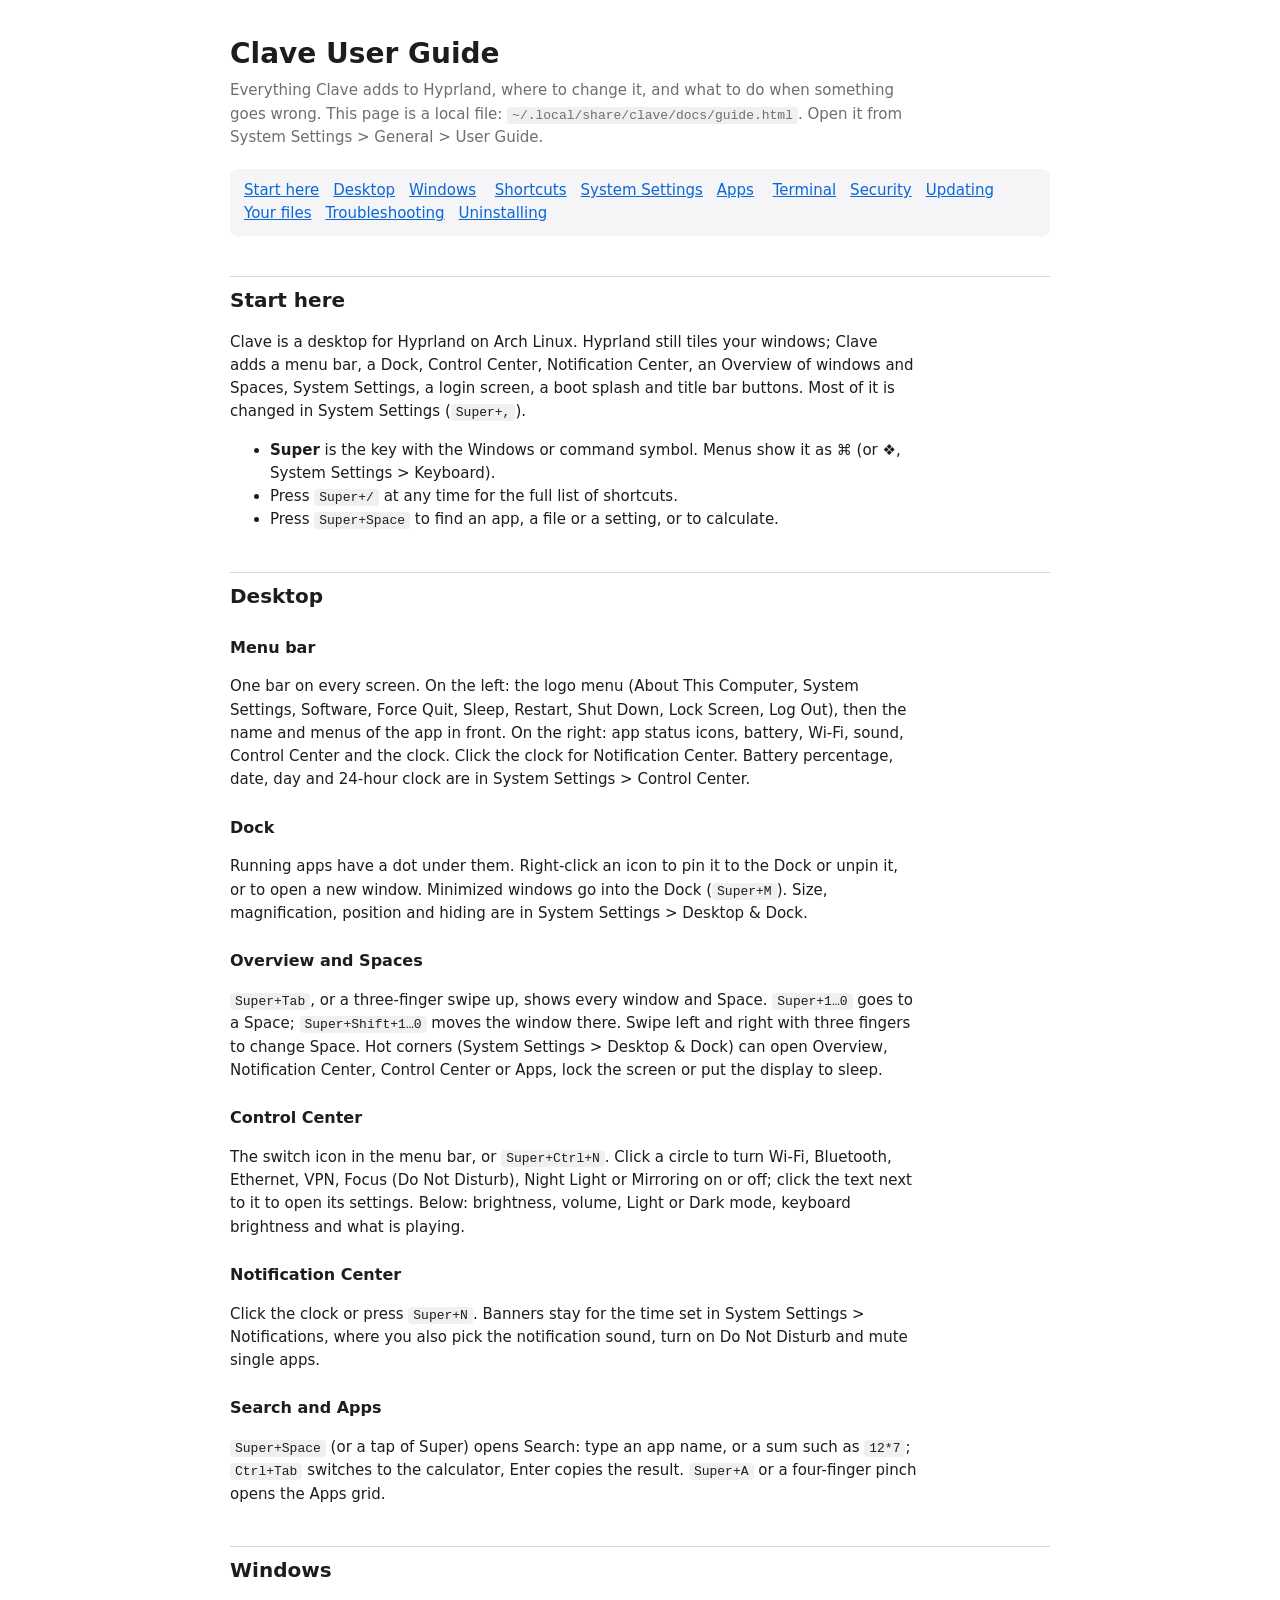
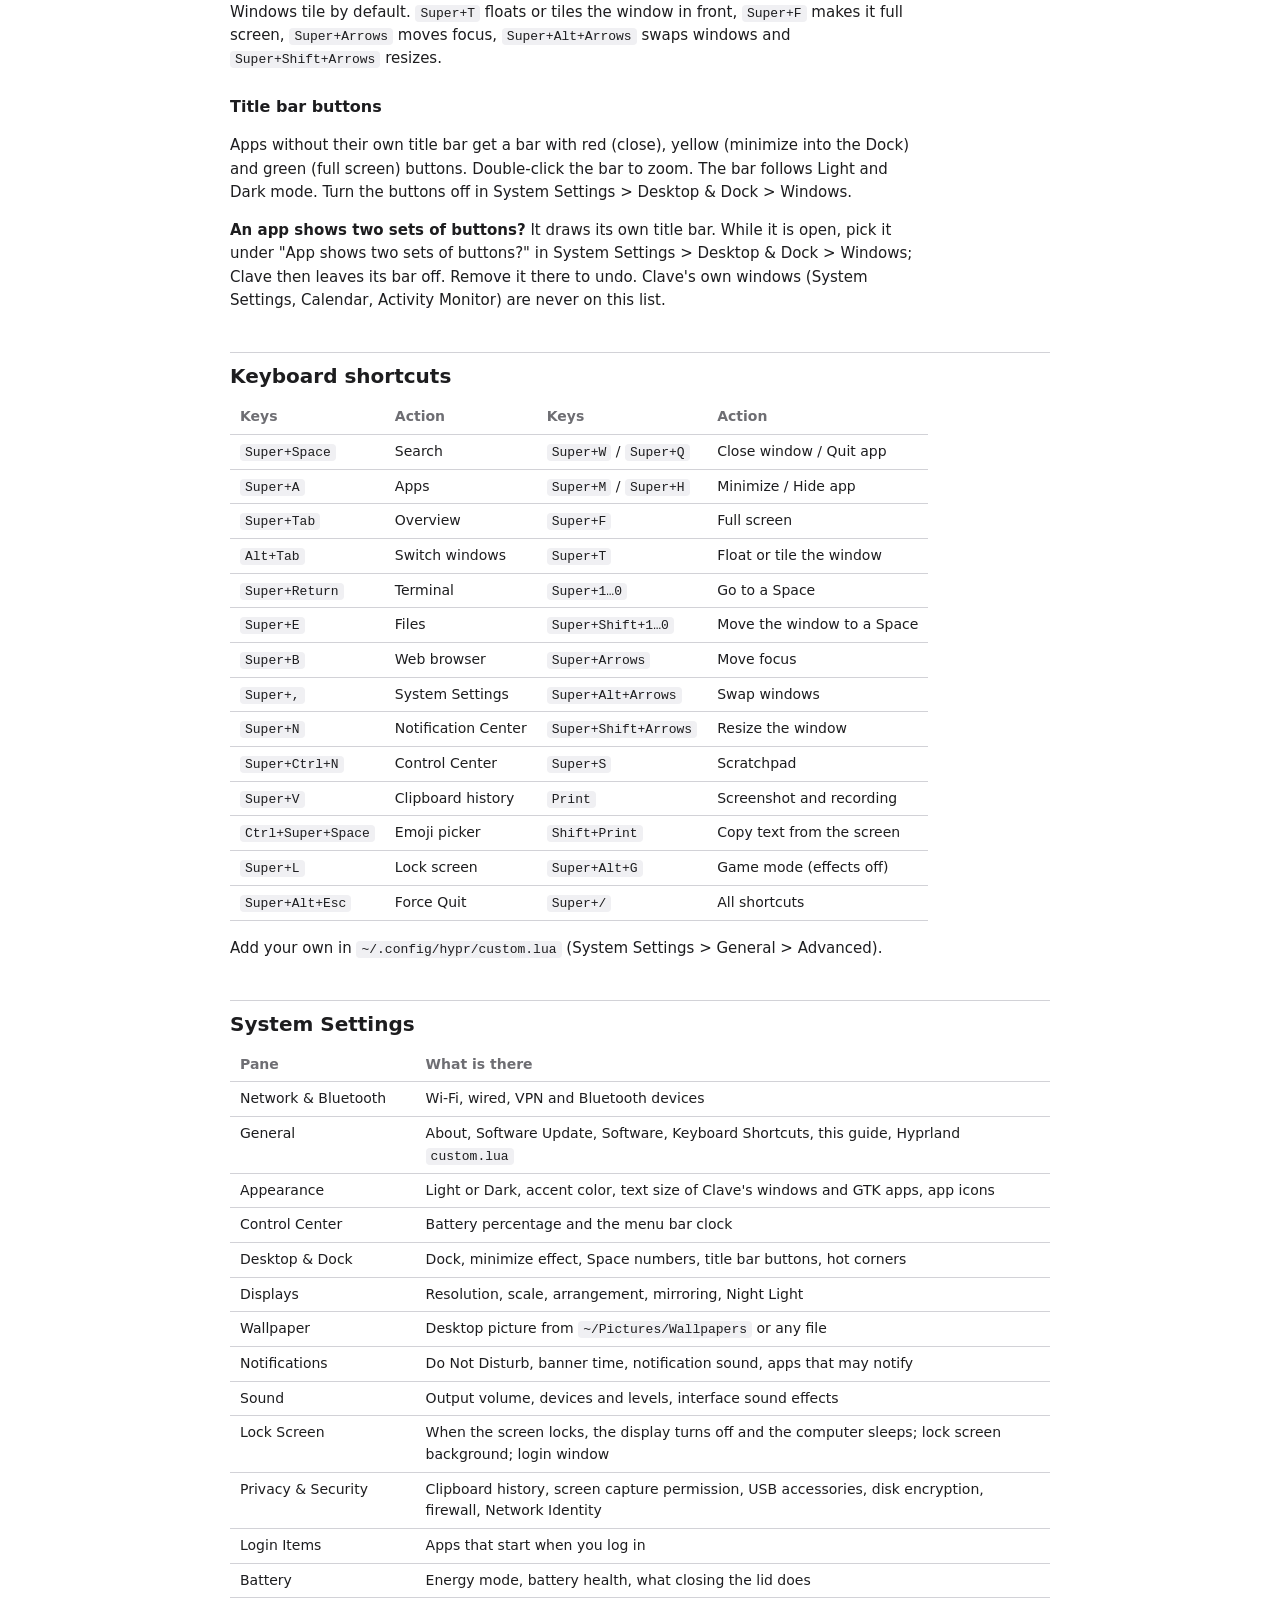
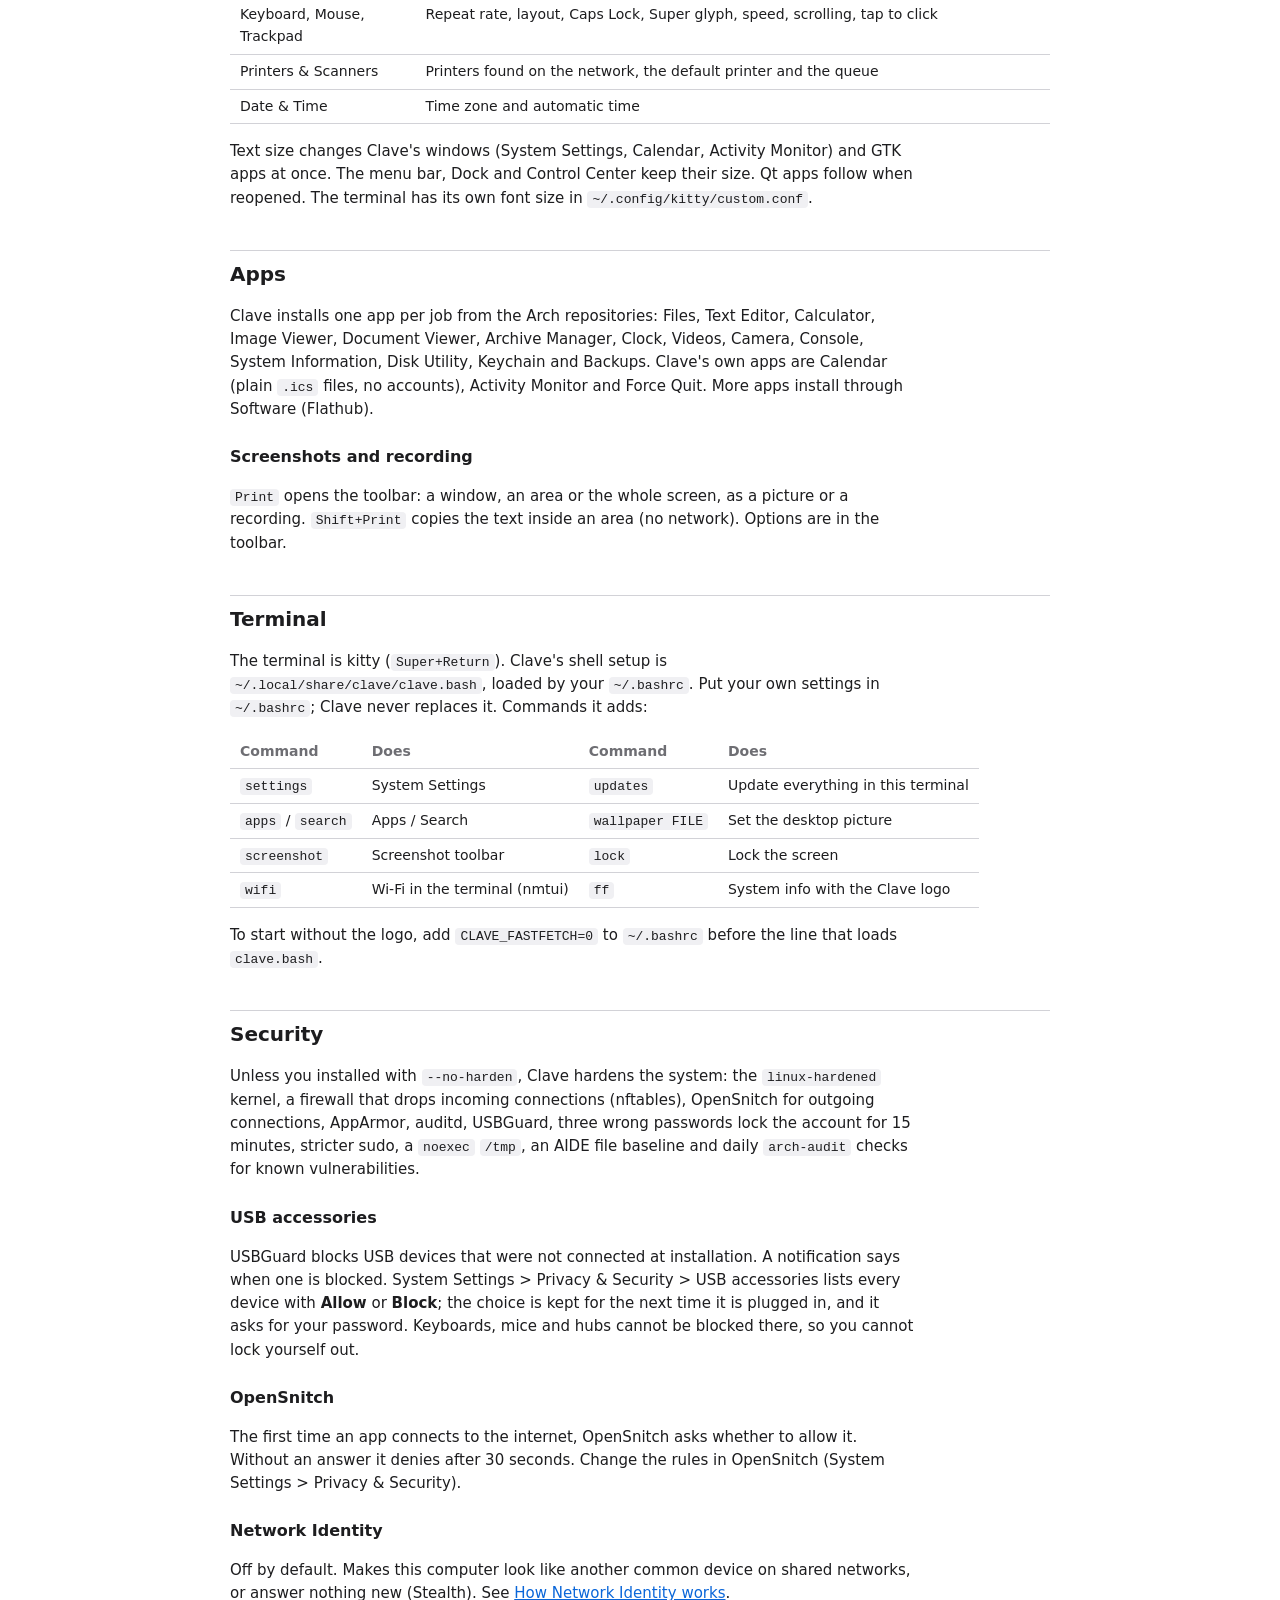
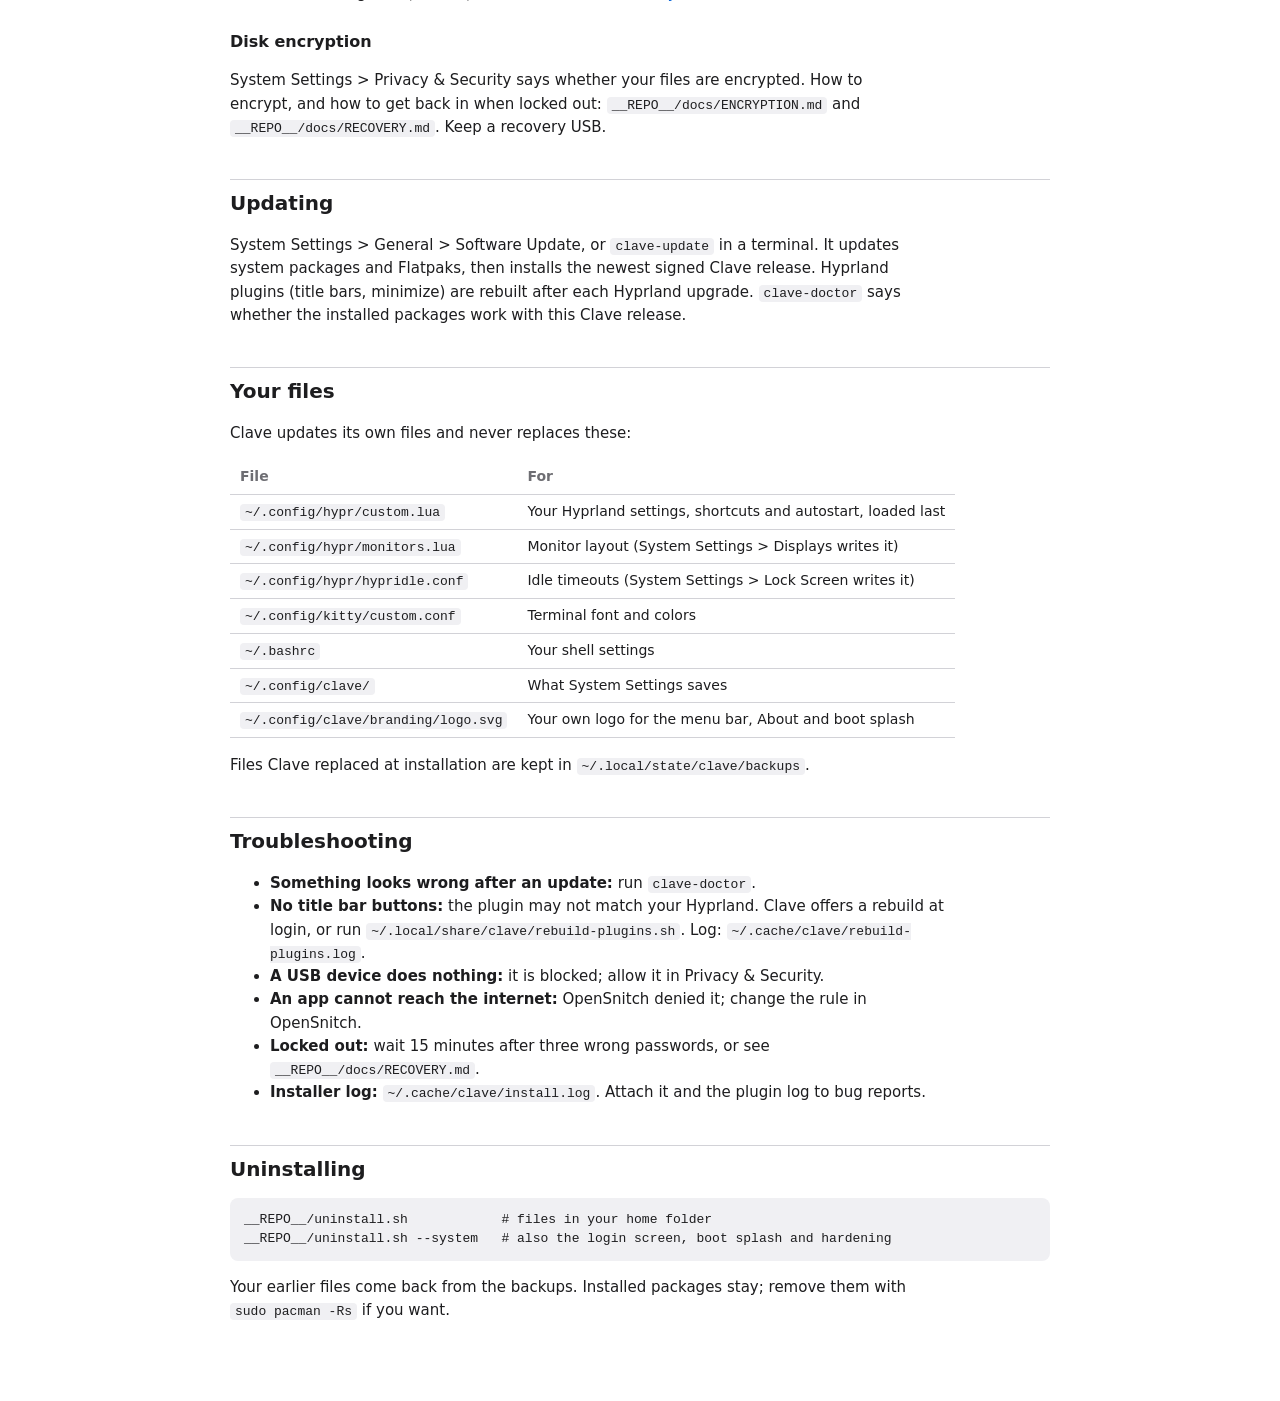
<file: home/.local/share/clave/docs/guide.html>
<!doctype html>
<html lang="en">
<head>
<meta charset="utf-8">
<meta name="viewport" content="width=device-width, initial-scale=1">
<title>Clave User Guide</title>
<!-- Clave user guide (DOC-1). Local file, no network. Opened from System Settings > General. -->
<style>
  :root { --bg: #ffffff; --fg: #1d1d1f; --muted: #6e6e73; --line: #d2d2d7; --card: #f5f5f7; --accent: #0a66d9; --code: #f0f0f3; }
  @media (prefers-color-scheme: dark) {
    :root { --bg: #1c1c1e; --fg: #f5f5f7; --muted: #a1a1a6; --line: #3a3a3c; --card: #2c2c2e; --accent: #4da3ff; --code: #2c2c2e; }
  }
  * { box-sizing: border-box; }
  body { margin: 0; background: var(--bg); color: var(--fg); font: 15px/1.55 system-ui, sans-serif; }
  main { max-width: 860px; margin: 0 auto; padding: 32px 20px 64px; }
  h1 { font-size: 28px; margin: 0 0 4px; }
  h2 { font-size: 20px; margin: 40px 0 8px; padding-top: 8px; border-top: 1px solid var(--line); }
  h3 { font-size: 16px; margin: 24px 0 6px; }
  p, li { max-width: 72ch; }
  .lead { color: var(--muted); margin: 0 0 20px; }
  a { color: var(--accent); }
  code { font: 13px/1.4 ui-monospace, monospace; background: var(--code); padding: 1px 5px; border-radius: 4px; }
  pre { background: var(--code); padding: 12px 14px; border-radius: 8px; overflow-x: auto; font: 13px/1.5 ui-monospace, monospace; }
  pre code { background: none; padding: 0; }
  table { border-collapse: collapse; width: 100%; margin: 8px 0 16px; font-size: 14px; display: block; overflow-x: auto; }
  th, td { text-align: left; padding: 6px 10px; border-bottom: 1px solid var(--line); vertical-align: top; }
  th { color: var(--muted); font-weight: 600; }
  .note { background: var(--card); border-radius: 8px; padding: 10px 14px; margin: 12px 0; }
  nav { background: var(--card); border-radius: 8px; padding: 10px 14px; margin: 16px 0 8px; }
  nav a { margin-right: 14px; display: inline-block; }
</style>
</head>
<body>
<main>
<h1>Clave User Guide</h1>
<p class="lead">Everything Clave adds to Hyprland, where to change it, and what to do when something goes wrong.
This page is a local file: <code>~/.local/share/clave/docs/guide.html</code>. Open it from System Settings &gt;
General &gt; User Guide.</p>

<nav>
  <a href="#start">Start here</a><a href="#desktop">Desktop</a><a href="#windows">Windows</a>
  <a href="#shortcuts">Shortcuts</a><a href="#settings">System Settings</a><a href="#apps">Apps</a>
  <a href="#terminal">Terminal</a><a href="#security">Security</a><a href="#update">Updating</a>
  <a href="#files">Your files</a><a href="#trouble">Troubleshooting</a><a href="#uninstall">Uninstalling</a>
</nav>

<h2 id="start">Start here</h2>
<p>Clave is a desktop for Hyprland on Arch Linux. Hyprland still tiles your windows; Clave adds a menu bar, a
Dock, Control Center, Notification Center, an Overview of windows and Spaces, System Settings, a login screen, a
boot splash and title bar buttons. Most of it is changed in System Settings (<code>Super+,</code>).</p>
<ul>
  <li><b>Super</b> is the key with the Windows or command symbol. Menus show it as ⌘ (or ❖, System Settings &gt;
    Keyboard).</li>
  <li>Press <code>Super+/</code> at any time for the full list of shortcuts.</li>
  <li>Press <code>Super+Space</code> to find an app, a file or a setting, or to calculate.</li>
</ul>

<h2 id="desktop">Desktop</h2>
<h3>Menu bar</h3>
<p>One bar on every screen. On the left: the logo menu (About This Computer, System Settings, Software, Force Quit,
Sleep, Restart, Shut Down, Lock Screen, Log Out), then the name and menus of the app in front. On the right: app status icons,
battery, Wi-Fi, sound, Control Center and the clock. Click the clock for Notification Center. Battery
percentage, date, day and 24-hour clock are in System Settings &gt; Control Center.</p>
<h3>Dock</h3>
<p>Running apps have a dot under them. Right-click an icon to pin it to the Dock or unpin it, or to open a new window. Minimized windows go into the Dock (<code>Super+M</code>). Size, magnification,
position and hiding are in System Settings &gt; Desktop &amp; Dock.</p>
<h3>Overview and Spaces</h3>
<p><code>Super+Tab</code>, or a three-finger swipe up, shows every window and Space. <code>Super+1…0</code> goes
to a Space; <code>Super+Shift+1…0</code> moves the window there. Swipe left and right with three fingers to
change Space. Hot corners (System Settings &gt; Desktop &amp; Dock) can open Overview, Notification Center,
Control Center or Apps, lock the screen or put the display to sleep.</p>
<h3>Control Center</h3>
<p>The switch icon in the menu bar, or <code>Super+Ctrl+N</code>. Click a circle to turn Wi-Fi, Bluetooth,
Ethernet, VPN, Focus (Do Not Disturb), Night Light or Mirroring on or off; click the text next to it to open its
settings. Below: brightness, volume, Light or Dark mode, keyboard brightness and what is playing.</p>
<h3>Notification Center</h3>
<p>Click the clock or press <code>Super+N</code>. Banners stay for the time set in System Settings &gt;
Notifications, where you also pick the notification sound, turn on Do Not Disturb and mute single apps.</p>
<h3>Search and Apps</h3>
<p><code>Super+Space</code> (or a tap of Super) opens Search: type an app name, or a sum such as
<code>12*7</code>; <code>Ctrl+Tab</code> switches to the calculator, Enter copies the result. <code>Super+A</code>
or a four-finger pinch opens the Apps grid.</p>

<h2 id="windows">Windows</h2>
<p>Windows tile by default. <code>Super+T</code> floats or tiles the window in front, <code>Super+F</code> makes
it full screen, <code>Super+Arrows</code> moves focus, <code>Super+Alt+Arrows</code> swaps windows and
<code>Super+Shift+Arrows</code> resizes.</p>
<h3>Title bar buttons</h3>
<p>Apps without their own title bar get a bar with red (close), yellow (minimize into the Dock) and green (full
screen) buttons. Double-click the bar to zoom. The bar follows Light and Dark mode. Turn the buttons off in System
Settings &gt; Desktop &amp; Dock &gt; Windows.</p>
<p><b>An app shows two sets of buttons?</b> It draws its own title bar. While it is open, pick it under
"App shows two sets of buttons?" in System Settings &gt; Desktop &amp; Dock &gt; Windows; Clave then leaves its
bar off. Remove it there to undo. Clave's own windows (System Settings, Calendar, Activity Monitor) are never on
this list.</p>

<h2 id="shortcuts">Keyboard shortcuts</h2>
<table>
  <tr><th>Keys</th><th>Action</th><th>Keys</th><th>Action</th></tr>
  <tr><td><code>Super+Space</code></td><td>Search</td><td><code>Super+W</code> / <code>Super+Q</code></td><td>Close window / Quit app</td></tr>
  <tr><td><code>Super+A</code></td><td>Apps</td><td><code>Super+M</code> / <code>Super+H</code></td><td>Minimize / Hide app</td></tr>
  <tr><td><code>Super+Tab</code></td><td>Overview</td><td><code>Super+F</code></td><td>Full screen</td></tr>
  <tr><td><code>Alt+Tab</code></td><td>Switch windows</td><td><code>Super+T</code></td><td>Float or tile the window</td></tr>
  <tr><td><code>Super+Return</code></td><td>Terminal</td><td><code>Super+1…0</code></td><td>Go to a Space</td></tr>
  <tr><td><code>Super+E</code></td><td>Files</td><td><code>Super+Shift+1…0</code></td><td>Move the window to a Space</td></tr>
  <tr><td><code>Super+B</code></td><td>Web browser</td><td><code>Super+Arrows</code></td><td>Move focus</td></tr>
  <tr><td><code>Super+,</code></td><td>System Settings</td><td><code>Super+Alt+Arrows</code></td><td>Swap windows</td></tr>
  <tr><td><code>Super+N</code></td><td>Notification Center</td><td><code>Super+Shift+Arrows</code></td><td>Resize the window</td></tr>
  <tr><td><code>Super+Ctrl+N</code></td><td>Control Center</td><td><code>Super+S</code></td><td>Scratchpad</td></tr>
  <tr><td><code>Super+V</code></td><td>Clipboard history</td><td><code>Print</code></td><td>Screenshot and recording</td></tr>
  <tr><td><code>Ctrl+Super+Space</code></td><td>Emoji picker</td><td><code>Shift+Print</code></td><td>Copy text from the screen</td></tr>
  <tr><td><code>Super+L</code></td><td>Lock screen</td><td><code>Super+Alt+G</code></td><td>Game mode (effects off)</td></tr>
  <tr><td><code>Super+Alt+Esc</code></td><td>Force Quit</td><td><code>Super+/</code></td><td>All shortcuts</td></tr>
</table>
<p>Add your own in <code>~/.config/hypr/custom.lua</code> (System Settings &gt; General &gt; Advanced).</p>

<h2 id="settings">System Settings</h2>
<table>
  <tr><th>Pane</th><th>What is there</th></tr>
  <tr><td>Network &amp; Bluetooth</td><td>Wi-Fi, wired, VPN and Bluetooth devices</td></tr>
  <tr><td>General</td><td>About, Software Update, Software, Keyboard Shortcuts, this guide, Hyprland <code>custom.lua</code></td></tr>
  <tr><td>Appearance</td><td>Light or Dark, accent color, text size of Clave's windows and GTK apps, app icons</td></tr>
  <tr><td>Control Center</td><td>Battery percentage and the menu bar clock</td></tr>
  <tr><td>Desktop &amp; Dock</td><td>Dock, minimize effect, Space numbers, title bar buttons, hot corners</td></tr>
  <tr><td>Displays</td><td>Resolution, scale, arrangement, mirroring, Night Light</td></tr>
  <tr><td>Wallpaper</td><td>Desktop picture from <code>~/Pictures/Wallpapers</code> or any file</td></tr>
  <tr><td>Notifications</td><td>Do Not Disturb, banner time, notification sound, apps that may notify</td></tr>
  <tr><td>Sound</td><td>Output volume, devices and levels, interface sound effects</td></tr>
  <tr><td>Lock Screen</td><td>When the screen locks, the display turns off and the computer sleeps; lock screen background; login window</td></tr>
  <tr><td>Privacy &amp; Security</td><td>Clipboard history, screen capture permission, USB accessories, disk encryption, firewall, Network Identity</td></tr>
  <tr><td>Login Items</td><td>Apps that start when you log in</td></tr>
  <tr><td>Battery</td><td>Energy mode, battery health, what closing the lid does</td></tr>
  <tr><td>Keyboard, Mouse, Trackpad</td><td>Repeat rate, layout, Caps Lock, Super glyph, speed, scrolling, tap to click</td></tr>
  <tr><td>Printers &amp; Scanners</td><td>Printers found on the network, the default printer and the queue</td></tr>
  <tr><td>Date &amp; Time</td><td>Time zone and automatic time</td></tr>
</table>
<p>Text size changes Clave's windows (System Settings, Calendar, Activity Monitor) and GTK apps at once. The menu
bar, Dock and Control Center keep their size. Qt apps follow when reopened. The terminal has its own font size
in <code>~/.config/kitty/custom.conf</code>.</p>

<h2 id="apps">Apps</h2>
<p>Clave installs one app per job from the Arch repositories: Files, Text Editor, Calculator, Image Viewer,
Document Viewer, Archive Manager, Clock, Videos, Camera, Console, System Information, Disk Utility, Keychain and
Backups. Clave's own apps are Calendar (plain <code>.ics</code> files, no accounts), Activity Monitor and Force
Quit. More apps install through Software (Flathub).</p>
<h3>Screenshots and recording</h3>
<p><code>Print</code> opens the toolbar: a window, an area or the whole screen, as a picture or a recording.
<code>Shift+Print</code> copies the text inside an area (no network). Options are in the toolbar.</p>

<h2 id="terminal">Terminal</h2>
<p>The terminal is kitty (<code>Super+Return</code>). Clave's shell setup is
<code>~/.local/share/clave/clave.bash</code>, loaded by your <code>~/.bashrc</code>. Put your own settings in
<code>~/.bashrc</code>; Clave never replaces it. Commands it adds:</p>
<table>
  <tr><th>Command</th><th>Does</th><th>Command</th><th>Does</th></tr>
  <tr><td><code>settings</code></td><td>System Settings</td><td><code>updates</code></td><td>Update everything in this terminal</td></tr>
  <tr><td><code>apps</code> / <code>search</code></td><td>Apps / Search</td><td><code>wallpaper FILE</code></td><td>Set the desktop picture</td></tr>
  <tr><td><code>screenshot</code></td><td>Screenshot toolbar</td><td><code>lock</code></td><td>Lock the screen</td></tr>
  <tr><td><code>wifi</code></td><td>Wi-Fi in the terminal (nmtui)</td><td><code>ff</code></td><td>System info with the Clave logo</td></tr>
</table>
<p>To start without the logo, add <code>CLAVE_FASTFETCH=0</code> to <code>~/.bashrc</code> before the line that
loads <code>clave.bash</code>.</p>

<h2 id="security">Security</h2>
<p>Unless you installed with <code>--no-harden</code>, Clave hardens the system: the <code>linux-hardened</code>
kernel, a firewall that drops incoming connections (nftables), OpenSnitch for outgoing connections, AppArmor,
auditd, USBGuard, three wrong passwords lock the account for 15 minutes, stricter sudo, a <code>noexec</code>
<code>/tmp</code>, an AIDE file baseline and daily <code>arch-audit</code> checks for known vulnerabilities.</p>
<h3>USB accessories</h3>
<p>USBGuard blocks USB devices that were not connected at installation. A notification says when one is blocked.
System Settings &gt; Privacy &amp; Security &gt; USB accessories lists every device with <b>Allow</b> or
<b>Block</b>; the choice is kept for the next time it is plugged in, and it asks for your password. Keyboards,
mice and hubs cannot be blocked there, so you cannot lock yourself out.</p>
<h3>OpenSnitch</h3>
<p>The first time an app connects to the internet, OpenSnitch asks whether to allow it. Without an answer it
denies after 30 seconds. Change the rules in OpenSnitch (System Settings &gt; Privacy &amp; Security).</p>
<h3>Network Identity</h3>
<p>Off by default. Makes this computer look like another common device on shared networks, or answer nothing new
(Stealth). See <a href="network-identity.html">How Network Identity works</a>.</p>
<h3>Disk encryption</h3>
<p>System Settings &gt; Privacy &amp; Security says whether your files are encrypted. How to encrypt, and how to
get back in when locked out: <code>__REPO__/docs/ENCRYPTION.md</code> and
<code>__REPO__/docs/RECOVERY.md</code>. Keep a recovery USB.</p>

<h2 id="update">Updating</h2>
<p>System Settings &gt; General &gt; Software Update, or <code>clave-update</code> in a terminal. It updates system
packages and Flatpaks, then installs the newest signed Clave release. Hyprland plugins (title bars, minimize) are
rebuilt after each Hyprland upgrade. <code>clave-doctor</code> says whether the installed packages work with this
Clave release.</p>

<h2 id="files">Your files</h2>
<p>Clave updates its own files and never replaces these:</p>
<table>
  <tr><th>File</th><th>For</th></tr>
  <tr><td><code>~/.config/hypr/custom.lua</code></td><td>Your Hyprland settings, shortcuts and autostart, loaded last</td></tr>
  <tr><td><code>~/.config/hypr/monitors.lua</code></td><td>Monitor layout (System Settings &gt; Displays writes it)</td></tr>
  <tr><td><code>~/.config/hypr/hypridle.conf</code></td><td>Idle timeouts (System Settings &gt; Lock Screen writes it)</td></tr>
  <tr><td><code>~/.config/kitty/custom.conf</code></td><td>Terminal font and colors</td></tr>
  <tr><td><code>~/.bashrc</code></td><td>Your shell settings</td></tr>
  <tr><td><code>~/.config/clave/</code></td><td>What System Settings saves</td></tr>
  <tr><td><code>~/.config/clave/branding/logo.svg</code></td><td>Your own logo for the menu bar, About and boot splash</td></tr>
</table>
<p>Files Clave replaced at installation are kept in <code>~/.local/state/clave/backups</code>.</p>

<h2 id="trouble">Troubleshooting</h2>
<ul>
  <li><b>Something looks wrong after an update:</b> run <code>clave-doctor</code>.</li>
  <li><b>No title bar buttons:</b> the plugin may not match your Hyprland. Clave offers a rebuild at login, or run
    <code>~/.local/share/clave/rebuild-plugins.sh</code>. Log: <code>~/.cache/clave/rebuild-plugins.log</code>.</li>
  <li><b>A USB device does nothing:</b> it is blocked; allow it in Privacy &amp; Security.</li>
  <li><b>An app cannot reach the internet:</b> OpenSnitch denied it; change the rule in OpenSnitch.</li>
  <li><b>Locked out:</b> wait 15 minutes after three wrong passwords, or see <code>__REPO__/docs/RECOVERY.md</code>.</li>
  <li><b>Installer log:</b> <code>~/.cache/clave/install.log</code>. Attach it and the plugin log to bug reports.</li>
</ul>

<h2 id="uninstall">Uninstalling</h2>
<pre><code>__REPO__/uninstall.sh            # files in your home folder
__REPO__/uninstall.sh --system   # also the login screen, boot splash and hardening</code></pre>
<p>Your earlier files come back from the backups. Installed packages stay; remove them with
<code>sudo pacman -Rs</code> if you want.</p>
</main>
</body>
</html>
</file>
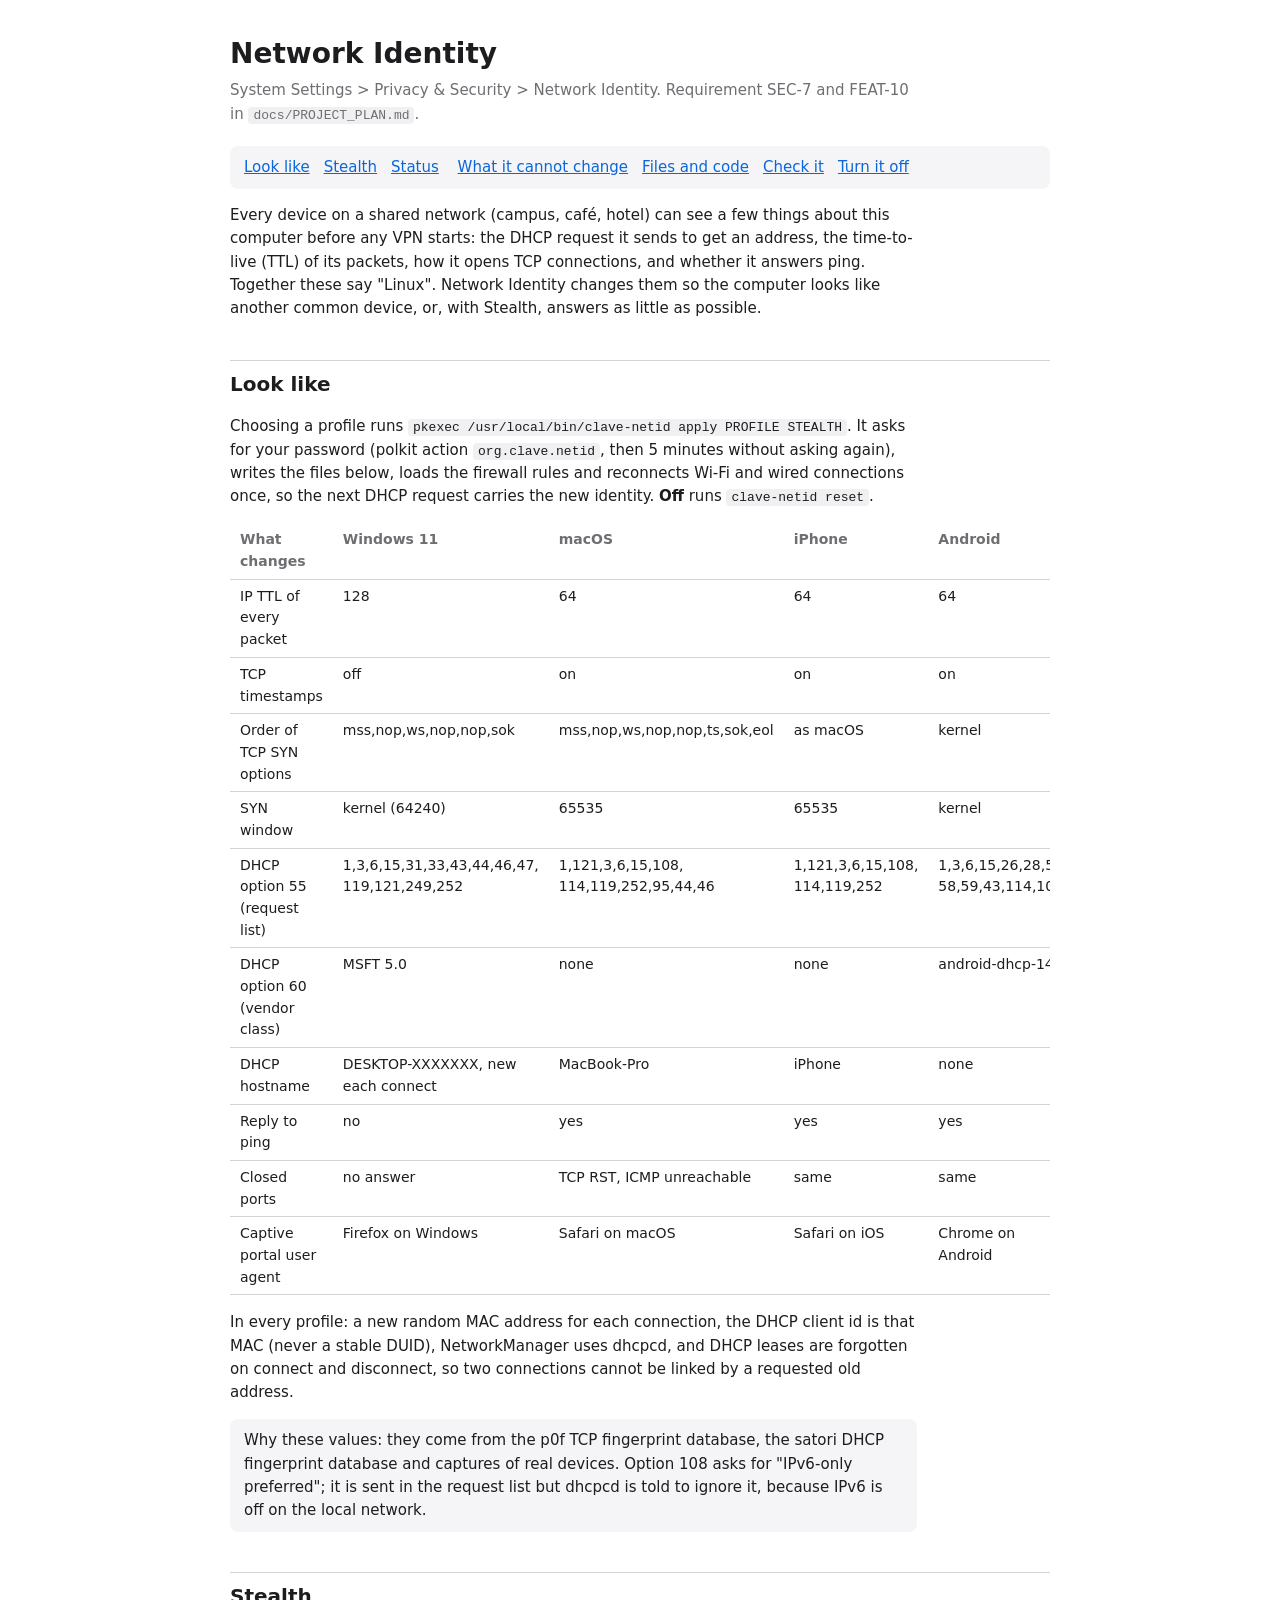
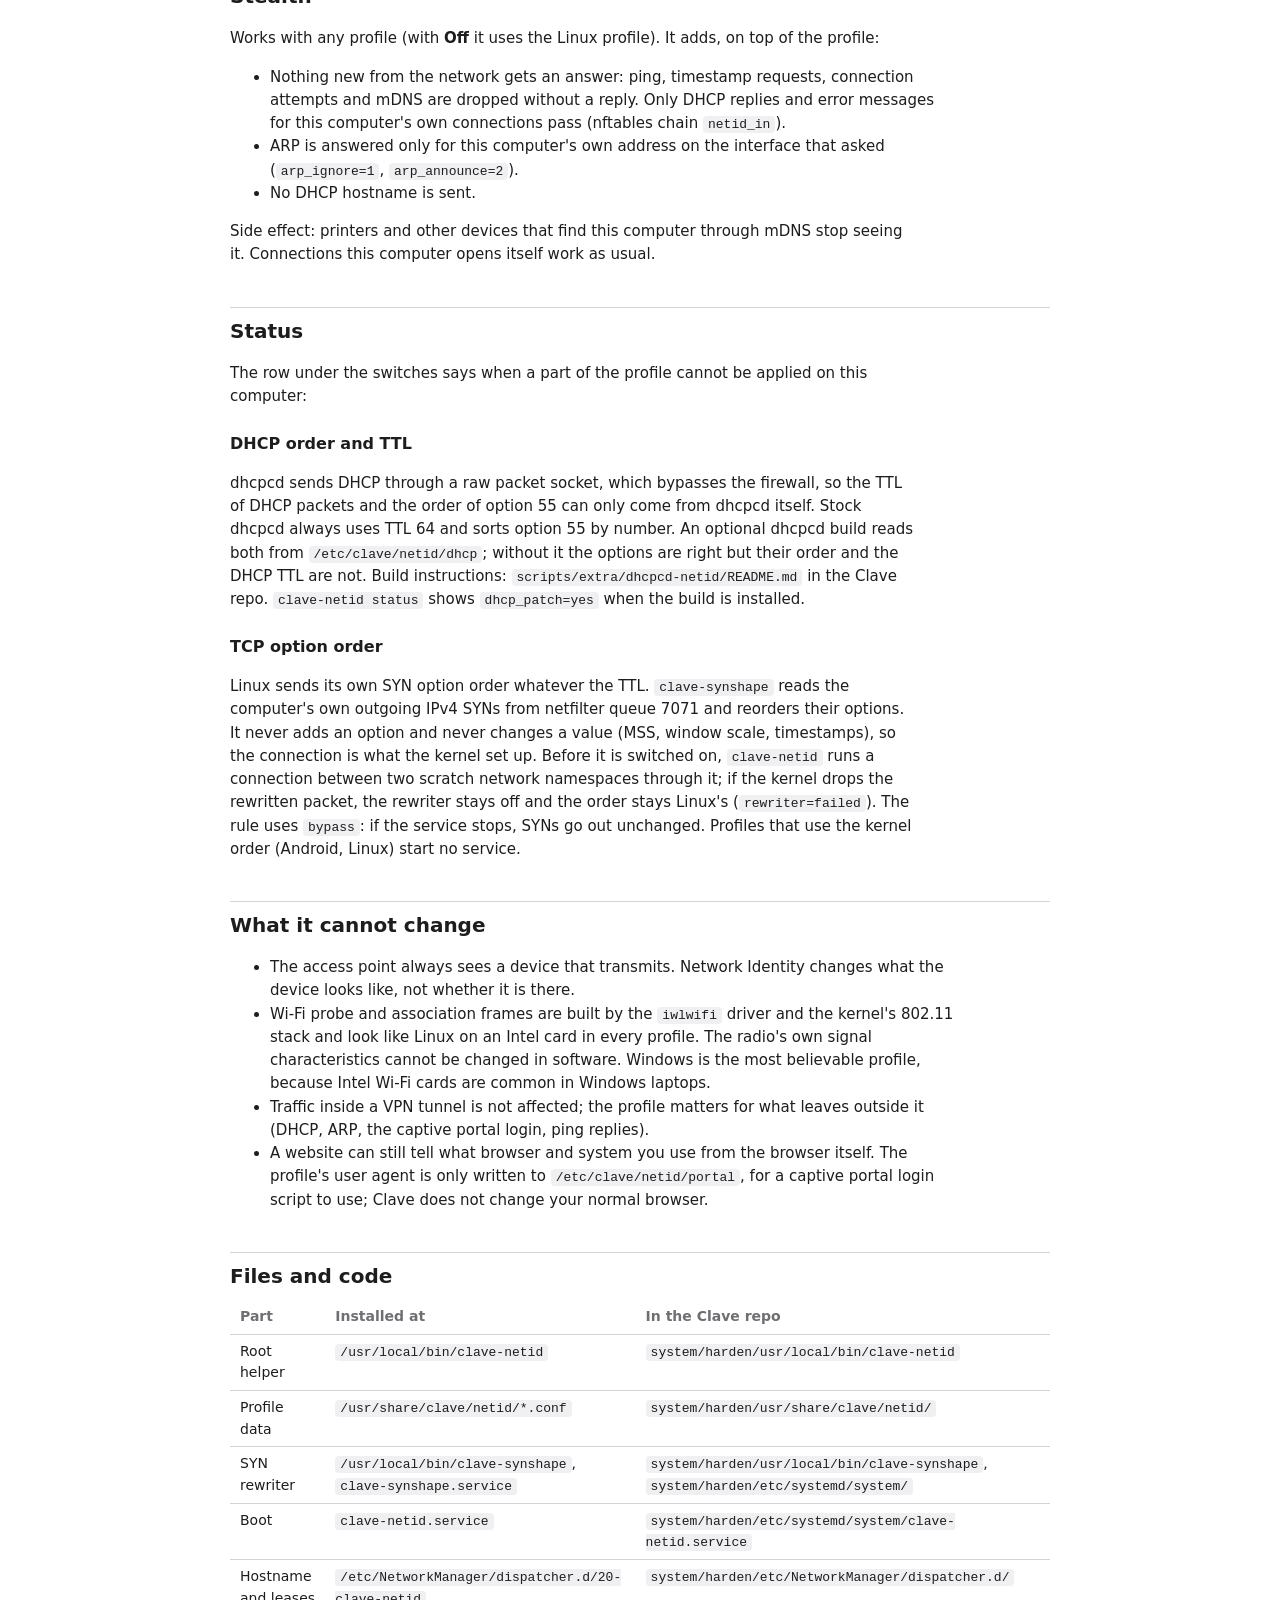
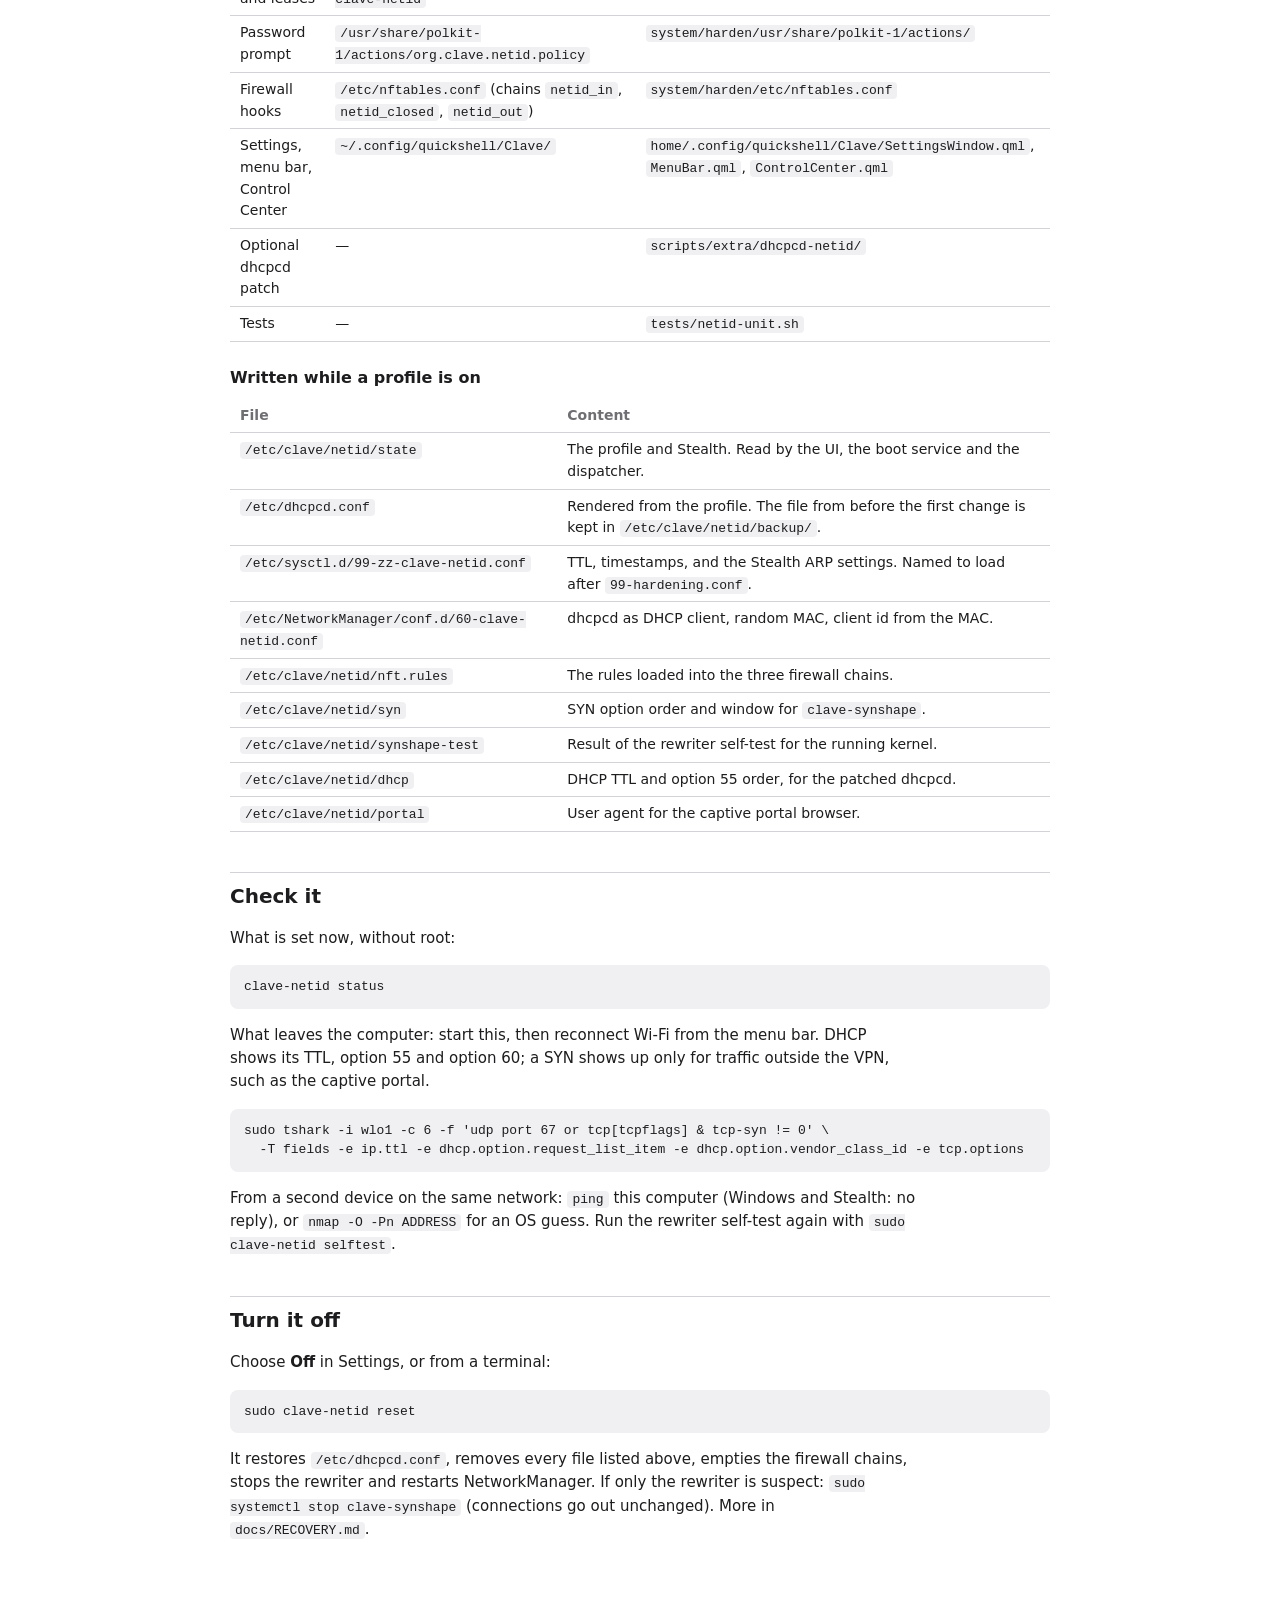
<file: home/.local/share/clave/docs/network-identity.html>
<!doctype html>
<html lang="en">
<head>
<meta charset="utf-8">
<meta name="viewport" content="width=device-width, initial-scale=1">
<title>Network Identity</title>
<!-- Clave help page for Network Identity (SEC-7). Local file, no network. -->
<style>
  :root { --bg: #ffffff; --fg: #1d1d1f; --muted: #6e6e73; --line: #d2d2d7; --card: #f5f5f7; --accent: #0a66d9; --code: #f0f0f3; }
  @media (prefers-color-scheme: dark) {
    :root { --bg: #1c1c1e; --fg: #f5f5f7; --muted: #a1a1a6; --line: #3a3a3c; --card: #2c2c2e; --accent: #4da3ff; --code: #2c2c2e; }
  }
  * { box-sizing: border-box; }
  body { margin: 0; background: var(--bg); color: var(--fg); font: 15px/1.55 system-ui, sans-serif; }
  main { max-width: 860px; margin: 0 auto; padding: 32px 20px 64px; }
  h1 { font-size: 28px; margin: 0 0 4px; }
  h2 { font-size: 20px; margin: 40px 0 8px; padding-top: 8px; border-top: 1px solid var(--line); }
  h3 { font-size: 16px; margin: 24px 0 6px; }
  p, li { max-width: 72ch; }
  .lead { color: var(--muted); margin: 0 0 20px; }
  a { color: var(--accent); }
  code { font: 13px/1.4 ui-monospace, monospace; background: var(--code); padding: 1px 5px; border-radius: 4px; }
  pre { background: var(--code); padding: 12px 14px; border-radius: 8px; overflow-x: auto; font: 13px/1.5 ui-monospace, monospace; }
  pre code { background: none; padding: 0; }
  table { border-collapse: collapse; width: 100%; margin: 8px 0 16px; font-size: 14px; display: block; overflow-x: auto; }
  th, td { text-align: left; padding: 6px 10px; border-bottom: 1px solid var(--line); vertical-align: top; }
  th { color: var(--muted); font-weight: 600; }
  .note { background: var(--card); border-radius: 8px; padding: 10px 14px; margin: 12px 0; }
  nav { background: var(--card); border-radius: 8px; padding: 10px 14px; margin: 16px 0 8px; }
  nav a { margin-right: 14px; display: inline-block; }
</style>
</head>
<body>
<main>
<h1>Network Identity</h1>
<p class="lead">System Settings &gt; Privacy &amp; Security &gt; Network Identity. Requirement SEC-7 and FEAT-10 in
<code>docs/PROJECT_PLAN.md</code>.</p>

<nav>
  <a href="#look-like">Look like</a><a href="#stealth">Stealth</a><a href="#status">Status</a>
  <a href="#limits">What it cannot change</a><a href="#files">Files and code</a><a href="#check">Check it</a><a href="#undo">Turn it off</a>
</nav>

<p>Every device on a shared network (campus, café, hotel) can see a few things about this computer before any
VPN starts: the DHCP request it sends to get an address, the time-to-live (TTL) of its packets, how it opens TCP
connections, and whether it answers ping. Together these say "Linux". Network Identity changes them so the
computer looks like another common device, or, with Stealth, answers as little as possible.</p>

<h2 id="look-like">Look like</h2>
<p>Choosing a profile runs <code>pkexec /usr/local/bin/clave-netid apply PROFILE STEALTH</code>. It asks for your
password (polkit action <code>org.clave.netid</code>, then 5 minutes without asking again), writes the files
below, loads the firewall rules and reconnects Wi-Fi and wired connections once, so the next DHCP request carries the
new identity. <b>Off</b> runs <code>clave-netid reset</code>.</p>

<table>
  <tr><th>What changes</th><th>Windows 11</th><th>macOS</th><th>iPhone</th><th>Android</th><th>Linux</th><th>Where</th></tr>
  <tr><td>IP TTL of every packet</td><td>128</td><td>64</td><td>64</td><td>64</td><td>64</td><td>sysctl <code>net.ipv4.ip_default_ttl</code></td></tr>
  <tr><td>TCP timestamps</td><td>off</td><td>on</td><td>on</td><td>on</td><td>on</td><td>sysctl <code>net.ipv4.tcp_timestamps</code></td></tr>
  <tr><td>Order of TCP SYN options</td><td>mss,nop,ws,nop,nop,sok</td><td>mss,nop,ws,nop,nop,ts,sok,eol</td><td>as macOS</td><td>kernel</td><td>kernel</td><td><code>clave-synshape</code></td></tr>
  <tr><td>SYN window</td><td>kernel (64240)</td><td>65535</td><td>65535</td><td>kernel</td><td>kernel</td><td><code>clave-synshape</code></td></tr>
  <tr><td>DHCP option 55 (request list)</td><td>1,3,6,15,31,33,43,44,46,47,<br>119,121,249,252</td><td>1,121,3,6,15,108,<br>114,119,252,95,44,46</td><td>1,121,3,6,15,108,<br>114,119,252</td><td>1,3,6,15,26,28,51,<br>58,59,43,114,108</td><td>dhcpcd's own</td><td><code>/etc/dhcpcd.conf</code>, <code>/etc/clave/netid/dhcp</code></td></tr>
  <tr><td>DHCP option 60 (vendor class)</td><td>MSFT 5.0</td><td>none</td><td>none</td><td>android-dhcp-14</td><td>none</td><td><code>/etc/dhcpcd.conf</code></td></tr>
  <tr><td>DHCP hostname</td><td>DESKTOP-XXXXXXX, new each connect</td><td>MacBook-Pro</td><td>iPhone</td><td>none</td><td>none</td><td>dispatcher <code>20-clave-netid</code></td></tr>
  <tr><td>Reply to ping</td><td>no</td><td>yes</td><td>yes</td><td>yes</td><td>yes</td><td>nftables chain <code>netid_in</code></td></tr>
  <tr><td>Closed ports</td><td>no answer</td><td>TCP RST, ICMP unreachable</td><td>same</td><td>same</td><td>same</td><td>nftables chain <code>netid_closed</code></td></tr>
  <tr><td>Captive portal user agent</td><td>Firefox on Windows</td><td>Safari on macOS</td><td>Safari on iOS</td><td>Chrome on Android</td><td>Firefox on Linux</td><td><code>/etc/clave/netid/portal</code></td></tr>
</table>

<p>In every profile: a new random MAC address for each connection, the DHCP client id is that MAC (never a stable
DUID), NetworkManager uses dhcpcd, and DHCP leases are forgotten on connect and disconnect, so two connections
cannot be linked by a requested old address.</p>

<p class="note">Why these values: they come from the p0f TCP fingerprint database, the satori DHCP fingerprint database
and captures of real devices. Option 108 asks for "IPv6-only preferred"; it is sent in the request list but
dhcpcd is told to ignore it, because IPv6 is off on the local network.</p>

<h2 id="stealth">Stealth</h2>
<p>Works with any profile (with <b>Off</b> it uses the Linux profile). It adds, on top of the profile:</p>
<ul>
  <li>Nothing new from the network gets an answer: ping, timestamp requests, connection attempts and mDNS are
  dropped without a reply. Only DHCP replies and error messages for this computer's own connections pass
  (nftables chain <code>netid_in</code>).</li>
  <li>ARP is answered only for this computer's own address on the interface that asked
  (<code>arp_ignore=1</code>, <code>arp_announce=2</code>).</li>
  <li>No DHCP hostname is sent.</li>
</ul>
<p>Side effect: printers and other devices that find this computer through mDNS stop seeing it. Connections this
computer opens itself work as usual.</p>

<h2 id="status">Status</h2>
<p>The row under the switches says when a part of the profile cannot be applied on this computer:</p>
<h3>DHCP order and TTL</h3>
<p>dhcpcd sends DHCP through a raw packet socket, which bypasses the firewall, so the TTL of DHCP packets and the
order of option 55 can only come from dhcpcd itself. Stock dhcpcd always uses TTL 64 and sorts option 55 by number.
An optional dhcpcd build reads both from <code>/etc/clave/netid/dhcp</code>; without it the options are right but
their order and the DHCP TTL are not. Build instructions: <code>scripts/extra/dhcpcd-netid/README.md</code>
in the Clave repo. <code>clave-netid status</code> shows <code>dhcp_patch=yes</code> when the build is installed.</p>
<h3>TCP option order</h3>
<p>Linux sends its own SYN option order whatever the TTL. <code>clave-synshape</code> reads the computer's own
outgoing IPv4 SYNs from netfilter queue 7071 and reorders their options. It never adds an option and never changes
a value (MSS, window scale, timestamps), so the connection is what the kernel set up. Before it is switched on,
<code>clave-netid</code> runs a connection between two scratch network namespaces through it; if the kernel drops
the rewritten packet, the rewriter stays off and the order stays Linux's (<code>rewriter=failed</code>). The rule
uses <code>bypass</code>: if the service stops, SYNs go out unchanged. Profiles that use the kernel order
(Android, Linux) start no service.</p>

<h2 id="limits">What it cannot change</h2>
<ul>
  <li>The access point always sees a device that transmits. Network Identity changes what the device looks like, not
  whether it is there.</li>
  <li>Wi-Fi probe and association frames are built by the <code>iwlwifi</code> driver and the kernel's 802.11 stack
  and look like Linux on an Intel card in every profile. The radio's own signal characteristics cannot be changed in
  software. Windows is the most believable profile, because Intel Wi-Fi cards are common in Windows laptops.</li>
  <li>Traffic inside a VPN tunnel is not affected; the profile matters for what leaves outside it (DHCP, ARP, the
  captive portal login, ping replies).</li>
  <li>A website can still tell what browser and system you use from the browser itself. The profile's user agent is
  only written to <code>/etc/clave/netid/portal</code>, for a captive portal login script to use; Clave does not
  change your normal browser.</li>
</ul>

<h2 id="files">Files and code</h2>
<table>
  <tr><th>Part</th><th>Installed at</th><th>In the Clave repo</th></tr>
  <tr><td>Root helper</td><td><code>/usr/local/bin/clave-netid</code></td><td><code>system/harden/usr/local/bin/clave-netid</code></td></tr>
  <tr><td>Profile data</td><td><code>/usr/share/clave/netid/*.conf</code></td><td><code>system/harden/usr/share/clave/netid/</code></td></tr>
  <tr><td>SYN rewriter</td><td><code>/usr/local/bin/clave-synshape</code>, <code>clave-synshape.service</code></td><td><code>system/harden/usr/local/bin/clave-synshape</code>, <code>system/harden/etc/systemd/system/</code></td></tr>
  <tr><td>Boot</td><td><code>clave-netid.service</code></td><td><code>system/harden/etc/systemd/system/clave-netid.service</code></td></tr>
  <tr><td>Hostname and leases</td><td><code>/etc/NetworkManager/dispatcher.d/20-clave-netid</code></td><td><code>system/harden/etc/NetworkManager/dispatcher.d/</code></td></tr>
  <tr><td>Password prompt</td><td><code>/usr/share/polkit-1/actions/org.clave.netid.policy</code></td><td><code>system/harden/usr/share/polkit-1/actions/</code></td></tr>
  <tr><td>Firewall hooks</td><td><code>/etc/nftables.conf</code> (chains <code>netid_in</code>, <code>netid_closed</code>, <code>netid_out</code>)</td><td><code>system/harden/etc/nftables.conf</code></td></tr>
  <tr><td>Settings, menu bar, Control Center</td><td><code>~/.config/quickshell/Clave/</code></td><td><code>home/.config/quickshell/Clave/SettingsWindow.qml</code>, <code>MenuBar.qml</code>, <code>ControlCenter.qml</code></td></tr>
  <tr><td>Optional dhcpcd patch</td><td>—</td><td><code>scripts/extra/dhcpcd-netid/</code></td></tr>
  <tr><td>Tests</td><td>—</td><td><code>tests/netid-unit.sh</code></td></tr>
</table>

<h3>Written while a profile is on</h3>
<table>
  <tr><th>File</th><th>Content</th></tr>
  <tr><td><code>/etc/clave/netid/state</code></td><td>The profile and Stealth. Read by the UI, the boot service and the dispatcher.</td></tr>
  <tr><td><code>/etc/dhcpcd.conf</code></td><td>Rendered from the profile. The file from before the first change is kept in <code>/etc/clave/netid/backup/</code>.</td></tr>
  <tr><td><code>/etc/sysctl.d/99-zz-clave-netid.conf</code></td><td>TTL, timestamps, and the Stealth ARP settings. Named to load after <code>99-hardening.conf</code>.</td></tr>
  <tr><td><code>/etc/NetworkManager/conf.d/60-clave-netid.conf</code></td><td>dhcpcd as DHCP client, random MAC, client id from the MAC.</td></tr>
  <tr><td><code>/etc/clave/netid/nft.rules</code></td><td>The rules loaded into the three firewall chains.</td></tr>
  <tr><td><code>/etc/clave/netid/syn</code></td><td>SYN option order and window for <code>clave-synshape</code>.</td></tr>
  <tr><td><code>/etc/clave/netid/synshape-test</code></td><td>Result of the rewriter self-test for the running kernel.</td></tr>
  <tr><td><code>/etc/clave/netid/dhcp</code></td><td>DHCP TTL and option 55 order, for the patched dhcpcd.</td></tr>
  <tr><td><code>/etc/clave/netid/portal</code></td><td>User agent for the captive portal browser.</td></tr>
</table>

<h2 id="check">Check it</h2>
<p>What is set now, without root:</p>
<pre><code>clave-netid status</code></pre>
<p>What leaves the computer: start this, then reconnect Wi-Fi from the menu bar. DHCP shows its TTL, option 55 and
option 60; a SYN shows up only for traffic outside the VPN, such as the captive portal.</p>
<pre><code>sudo tshark -i wlo1 -c 6 -f 'udp port 67 or tcp[tcpflags] &amp; tcp-syn != 0' \
  -T fields -e ip.ttl -e dhcp.option.request_list_item -e dhcp.option.vendor_class_id -e tcp.options</code></pre>
<p>From a second device on the same network: <code>ping</code> this computer (Windows and Stealth: no reply), or
<code>nmap -O -Pn ADDRESS</code> for an OS guess. Run the rewriter self-test again with
<code>sudo clave-netid selftest</code>.</p>

<h2 id="undo">Turn it off</h2>
<p>Choose <b>Off</b> in Settings, or from a terminal:</p>
<pre><code>sudo clave-netid reset</code></pre>
<p>It restores <code>/etc/dhcpcd.conf</code>, removes every file listed above, empties the firewall chains, stops the
rewriter and restarts NetworkManager. If only the rewriter is suspect: <code>sudo systemctl stop clave-synshape</code>
(connections go out unchanged). More in <code>docs/RECOVERY.md</code>.</p>
</main>
</body>
</html>
</file>
